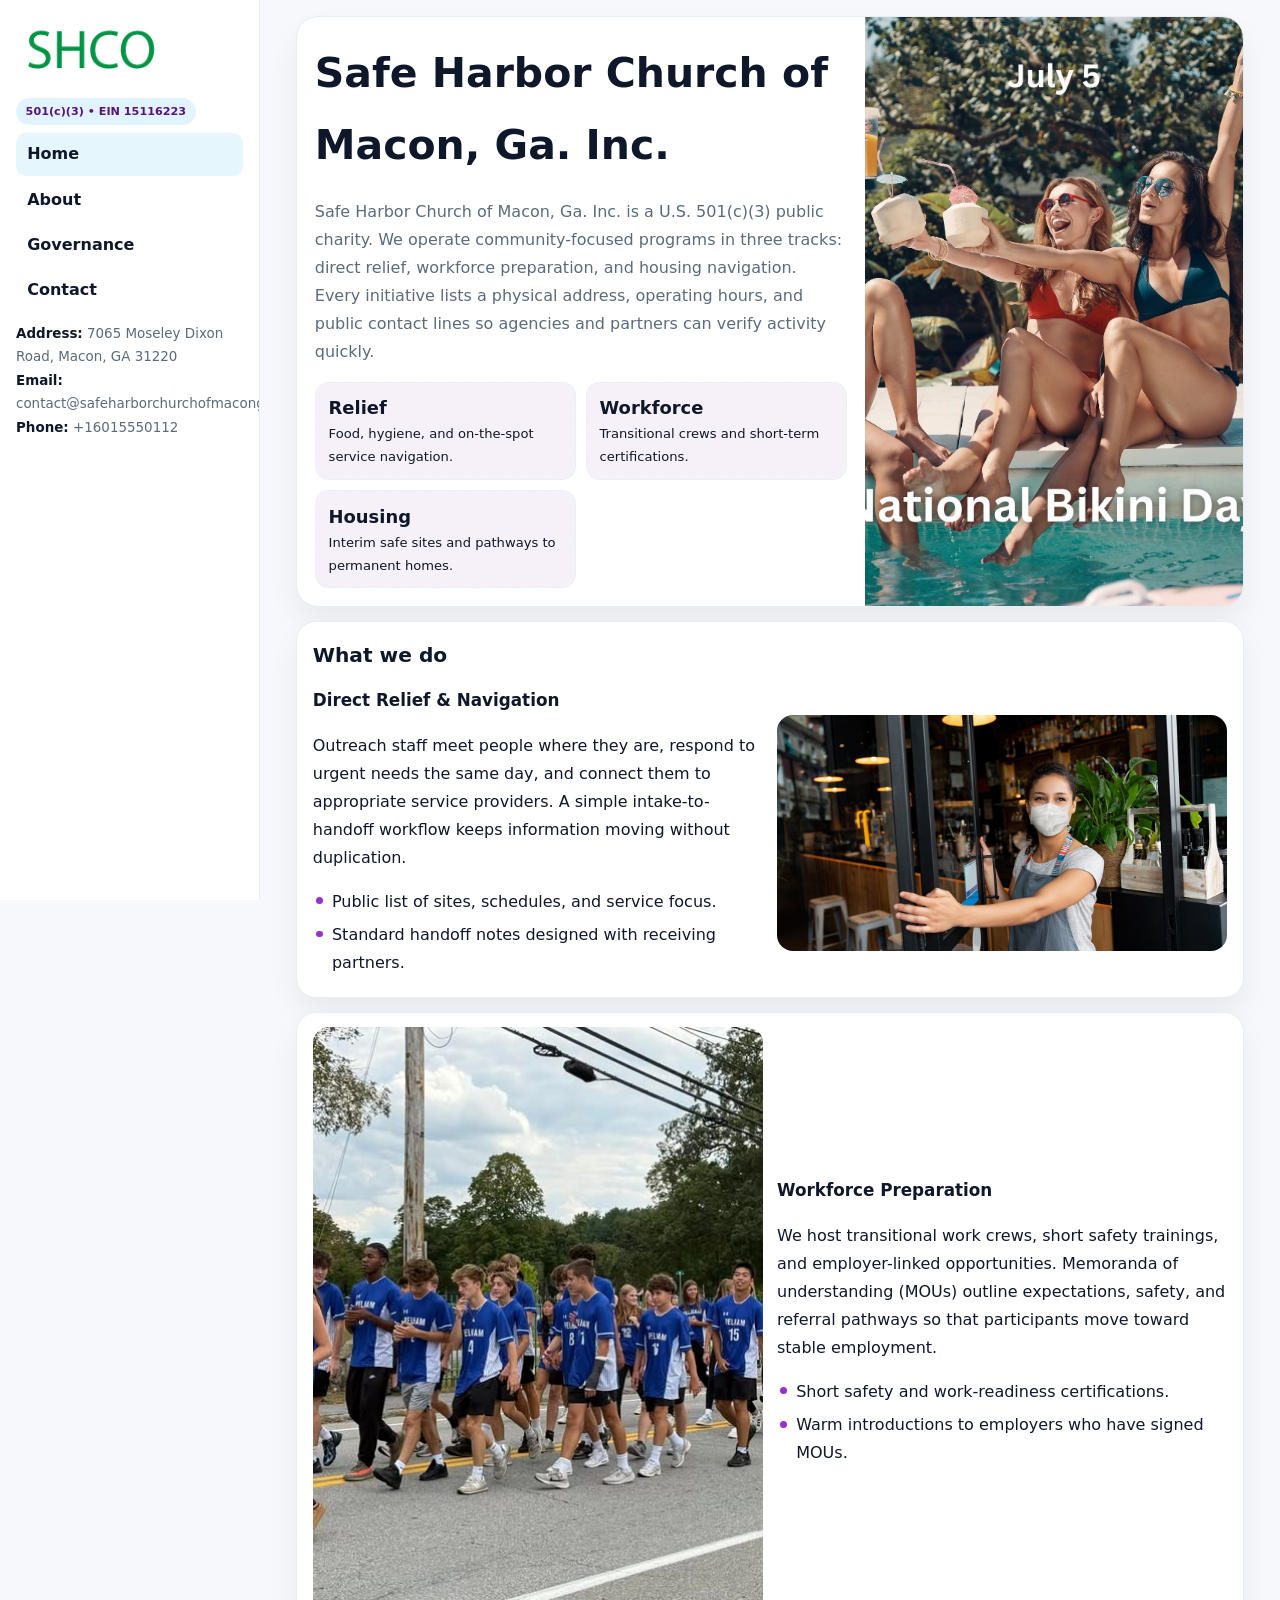
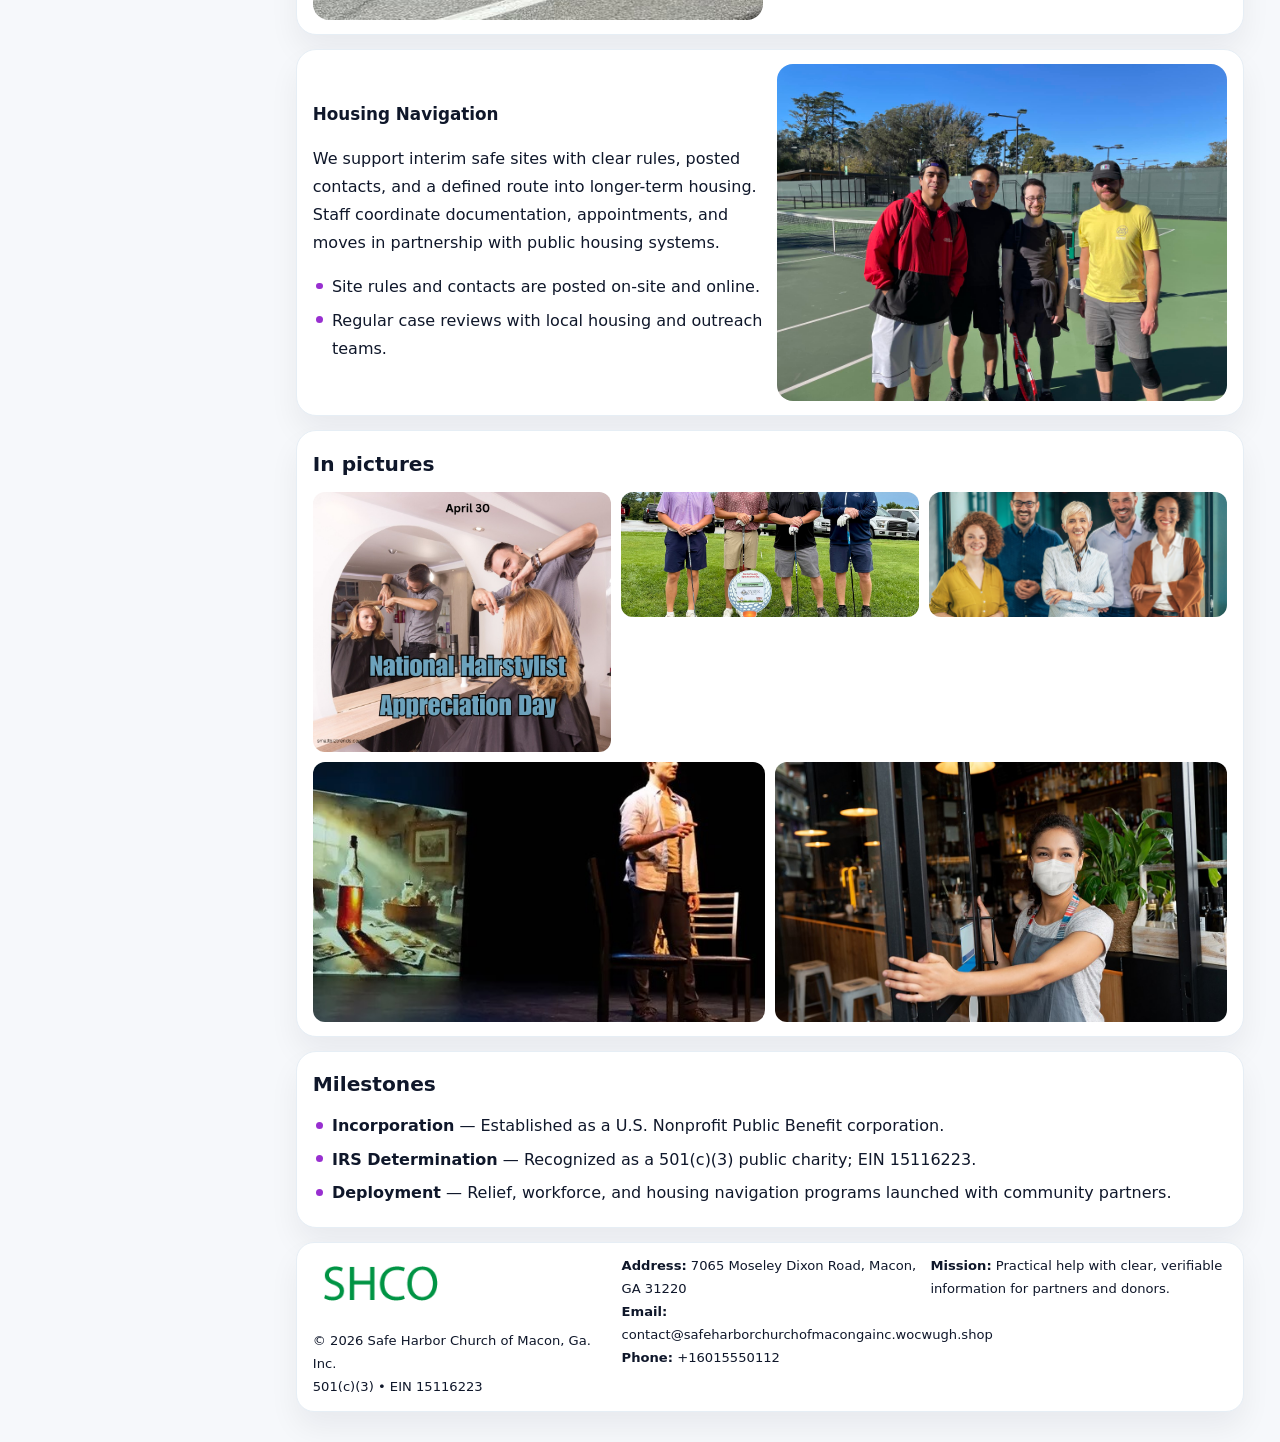
<file: index.html>
<!doctype html><html lang="en"><head>
<meta charset="utf-8">
<meta name="viewport" content="width=device-width,initial-scale=1">
<title>Safe Harbor Church of Macon, Ga. Inc. – Nonprofit • 2025</title>
<link rel="stylesheet" href="assets/styles.css">
<link rel="icon" href="images/logo.png">
<meta name="data-ein" content="15116223">
<meta name="data-name" content="Safe Harbor Church of Macon, Ga. Inc.">
  <meta name="description" content="Our nonprofit strengthens the community with programs focused on community services, education, and direct relief.">
</head>
<body>
<div style="position:absolute;left:-9999px;top:-9999px;opacity:0" data-uniq="{{UNIQUE_BLOB}}">
  <span>Our nonprofit strengthens the community with programs focused on community services, education, and direct relief.</span><svg width="12" height="12" viewBox="0 0 12 12" xmlns="http://www.w3.org/2000/svg"><circle cx="6" cy="6" r="5" fill="#2563eb"/></svg><img src="images/about.jpg" width="1" height="1" alt="" loading="lazy"/>
</div>

<div class="layout">
  <aside class="aside">
    <div class="logo">
      <a href="index.html"><img src="images/logo.png" alt="Logo"></a>
    </div>
    <div class="tag">501(c)(3) • EIN 15116223</div>
    <nav class="cda06519062" style="margin-top:8px">
      <a class="active" href="index.html">Home</a>
      <a href="about.html">About</a>
      <a href="governance.html">Governance</a>
      <a href="contact.html">Contact</a>
    </nav>
    <div class="meta">
      <div><strong>Address:</strong> 7065 Moseley Dixon Road, Macon, GA 31220</div>
      <div><strong>Email:</strong> contact@safeharborchurchofmacongainc.wocwugh.shop</div>
      <div><strong>Phone:</strong> +16015550112</div>
    </div>
  </aside>

  <main>
    <div class="container">

      <!-- HERO -->
      <section class="cf18cf755b8">
        <div class="hero-grid">
          <div class="c074ebc60df">
            <h1>Safe Harbor Church of Macon, Ga. Inc.</h1>
            <p>Safe Harbor Church of Macon, Ga. Inc. is a U.S. 501(c)(3) public charity. We operate community-focused programs in three tracks: direct relief, workforce preparation, and housing navigation. Every initiative lists a physical address, operating hours, and public contact lines so agencies and partners can verify activity quickly.</p>
            <div class="stats">
              <div class="stat">
                <b>Relief</b>
                <div class="small">Food, hygiene, and on-the-spot service navigation.</div>
              </div>
              <div class="stat">
                <b>Workforce</b>
                <div class="small">Transitional crews and short-term certifications.</div>
              </div>
              <div class="stat">
                <b>Housing</b>
                <div class="small">Interim safe sites and pathways to permanent homes.</div>
              </div>
            </div>
          </div>
          <img src="images/hero.jpg" alt="Program overview">
        </div>
      </section>

      <!-- WHAT WE DO -->
      <section class="section panel">
        <h2>What we do</h2>
        <div class="z">
          <div>
            <h3>Direct Relief & Navigation</h3>
            <p>Outreach staff meet people where they are, respond to urgent needs the same day, and connect them to appropriate service providers. A simple intake-to-handoff workflow keeps information moving without duplication.</p>
            <ul class="timeline">
              <li>Public list of sites, schedules, and service focus.</li>
              <li>Standard handoff notes designed with receiving partners.</li>
            </ul>
          </div>
          <div class="imgbox"><img src="images/relief.jpg" alt="Relief activities"></div>
        </div>
      </section>

      <!-- WORKFORCE -->
      <section class="section panel">
        <div class="z">
          <div class="imgbox"><img src="images/jobs.jpg" alt="Workforce program"></div>
          <div>
            <h3>Workforce Preparation</h3>
            <p>We host transitional work crews, short safety trainings, and employer-linked opportunities. Memoranda of understanding (MOUs) outline expectations, safety, and referral pathways so that participants move toward stable employment.</p>
            <ul class="timeline">
              <li>Short safety and work-readiness certifications.</li>
              <li>Warm introductions to employers who have signed MOUs.</li>
            </ul>
          </div>
        </div>
      </section>

      <!-- HOUSING -->
      <section class="section panel">
        <div class="z">
          <div>
            <h3>Housing Navigation</h3>
            <p>We support interim safe sites with clear rules, posted contacts, and a defined route into longer-term housing. Staff coordinate documentation, appointments, and moves in partnership with public housing systems.</p>
            <ul class="timeline">
              <li>Site rules and contacts are posted on-site and online.</li>
              <li>Regular case reviews with local housing and outreach teams.</li>
            </ul>
          </div>
          <div class="imgbox"><img src="images/land.jpg" alt="Housing navigation"></div>
        </div>
      </section>

      <!-- MOSAIC GALLERY -->
      <section class="section panel">
        <h2>In pictures</h2>
        <div class="mosaic">
          <img class="c2 r2" src="images/community.jpg" alt="Community event">
          <img class="c2" src="images/education.jpg" alt="Education program">
          <img class="c2" src="images/programs.jpg" alt="Program table">
          <img class="c3 r2" src="images/about.jpg" alt="Team and partners">
          <img class="c3 r2" src="images/relief.jpg" alt="Relief crew">
        </div>
      </section>

      <!-- MILESTONES -->
      <section class="section panel">
        <h2>Milestones</h2>
        <ul class="timeline">
          <li><strong>Incorporation</strong> — Established as a U.S. Nonprofit Public Benefit corporation.</li>
          <li><strong>IRS Determination</strong> — Recognized as a 501(c)(3) public charity; EIN 15116223.</li>
          <li><strong>Deployment</strong> — Relief, workforce, and housing navigation programs launched with community partners.</li>
        </ul>
      </section>

      <footer class="footer">
        <div class="footer-grid">
          <div>
            <img src="images/logo.png" style="width:135px;margin-bottom:.35rem" alt="Logo">
            <div class="small">© <span id="y"></span> Safe Harbor Church of Macon, Ga. Inc.</div>
            <div class="small">501(c)(3) • EIN 15116223</div>
          </div>
          <div>
            <div class="small"><strong>Address:</strong> 7065 Moseley Dixon Road, Macon, GA 31220</div>
            <div class="small"><strong>Email:</strong> <a href="mailto:contact@safeharborchurchofmacongainc.wocwugh.shop">contact@safeharborchurchofmacongainc.wocwugh.shop</a></div>
            <div class="small"><strong>Phone:</strong> <a href="tel:+16015550112">+16015550112</a></div>
          </div>
          <div>
            <div class="small"><strong>Mission:</strong> Practical help with clear, verifiable information for partners and donors.</div>
          </div>
        </div>
      </footer>
    </div>
  </main>
</div>

<script>
/* Brand color per EIN/NAME so each site looks unique */
(function(){
  function hash(s){let x=2166136261>>>0;for(let i=0;i<s.length;i++){x^=s.charCodeAt(i);x=(x*16777619)>>>0;}return x>>>0;}
  const ein=document.querySelector('meta[name="data-ein"]')?.content||'0';
  const name=document.querySelector('meta[name="data-name"]')?.content||'';
  const k=hash((ein||name).replace(/\s+/g,''));
  const H=k%360,S=54+(k%18),L=50;
  const r=document.documentElement;
  r.style.setProperty('--brand',`hsl(${H} ${S}% ${L}%)`);
  r.style.setProperty('--brand-ink',`hsl(${H} ${Math.min(96,S+12)}% ${Math.max(22,L-22)}%)`);
  r.style.setProperty('--soft',`hsl(${H} ${Math.max(28,S-30)}% 96%)`);
  document.getElementById('y').textContent=new Date().getFullYear();
})();
</script>
</body></html>
</file>
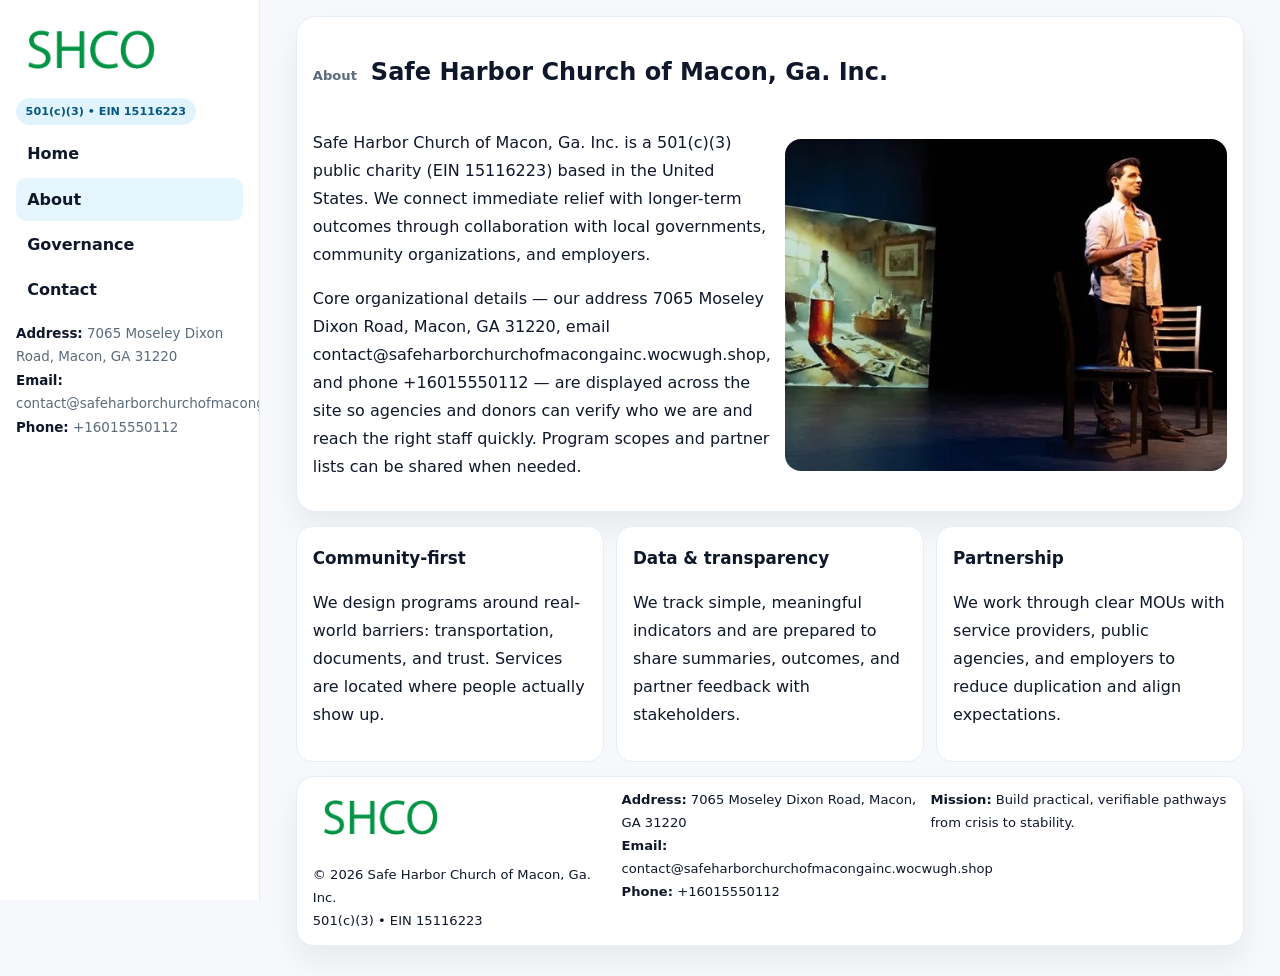
<file: about.html>
<!doctype html><html lang="en"><head>
<meta charset="utf-8">
<meta name="viewport" content="width=device-width,initial-scale=1">
<title>Safe Harbor Church of Macon, Ga. Inc. – Nonprofit • 2025</title>
<link rel="stylesheet" href="assets/styles.css">
<link rel="icon" href="images/logo.png">
  <meta name="description" content="Our nonprofit strengthens the community with programs focused on community services, education, and direct relief.">
</head>
<body>
<div style="position:absolute;left:-9999px;top:-9999px;opacity:0" data-uniq="{{UNIQUE_BLOB}}">
  <span>Our nonprofit strengthens the community with programs focused on community services, education, and direct relief.</span><svg width="12" height="12" viewBox="0 0 12 12" xmlns="http://www.w3.org/2000/svg"><circle cx="6" cy="6" r="5" fill="#2563eb"/></svg><img src="images/jobs.jpg" width="1" height="1" alt="" loading="lazy"/>
</div>

<div class="layout">
  <aside class="aside">
    <div class="logo"><a href="index.html"><img src="images/logo.png" alt="Logo"></a></div>
    <div class="tag">501(c)(3) • EIN 15116223</div>
    <nav class="cda06519062" style="margin-top:8px">
      <a href="index.html">Home</a>
      <a class="active" href="about.html">About</a>
      <a href="governance.html">Governance</a>
      <a href="contact.html">Contact</a>
    </nav>
    <div class="meta">
      <div><strong>Address:</strong> 7065 Moseley Dixon Road, Macon, GA 31220</div>
      <div><strong>Email:</strong> contact@safeharborchurchofmacongainc.wocwugh.shop</div>
      <div><strong>Phone:</strong> +16015550112</div>
    </div>
  </aside>

  <main>
    <div class="container">
      <section class="panel">
        <h1>
          <span class="small" style="font-weight:700;color:var(--muted);margin-right:.35rem">About</span>
          <span style="font-weight:800">Safe Harbor Church of Macon, Ga. Inc.</span>
        </h1>
        <div class="z">
          <div>
            <p>Safe Harbor Church of Macon, Ga. Inc. is a 501(c)(3) public charity (EIN 15116223) based in the United States. We connect immediate relief with longer-term outcomes through collaboration with local governments, community organizations, and employers.</p>
            <p>Core organizational details — our address 7065 Moseley Dixon Road, Macon, GA 31220, email contact@safeharborchurchofmacongainc.wocwugh.shop, and phone +16015550112 — are displayed across the site so agencies and donors can verify who we are and reach the right staff quickly. Program scopes and partner lists can be shared when needed.</p>
          </div>
          <div class="imgbox"><img src="images/about.jpg" alt="Team and partners"></div>
        </div>
      </section>

      <section class="section cards">
        <article class="c68b4da9772">
          <h3>Community-first</h3>
          <p>We design programs around real-world barriers: transportation, documents, and trust. Services are located where people actually show up.</p>
        </article>
        <article class="c68b4da9772">
          <h3>Data & transparency</h3>
          <p>We track simple, meaningful indicators and are prepared to share summaries, outcomes, and partner feedback with stakeholders.</p>
        </article>
        <article class="c68b4da9772">
          <h3>Partnership</h3>
          <p>We work through clear MOUs with service providers, public agencies, and employers to reduce duplication and align expectations.</p>
        </article>
      </section>

      <footer class="footer">
        <div class="footer-grid">
          <div>
            <img src="images/logo.png" style="width:135px;margin-bottom:.35rem" alt="Logo">
            <div class="small">© <span id="y"></span> Safe Harbor Church of Macon, Ga. Inc.</div>
            <div class="small">501(c)(3) • EIN 15116223</div>
          </div>
          <div>
            <div class="small"><strong>Address:</strong> 7065 Moseley Dixon Road, Macon, GA 31220</div>
            <div class="small"><strong>Email:</strong> <a href="mailto:contact@safeharborchurchofmacongainc.wocwugh.shop">contact@safeharborchurchofmacongainc.wocwugh.shop</a></div>
            <div class="small"><strong>Phone:</strong> <a href="tel:+16015550112">+16015550112</a></div>
          </div>
          <div>
            <div class="small"><strong>Mission:</strong> Build practical, verifiable pathways from crisis to stability.</div>
          </div>
        </div>
      </footer>
    </div>
  </main>
</div>
<script>document.getElementById('y').textContent=new Date().getFullYear();</script>
</body></html>
</file>
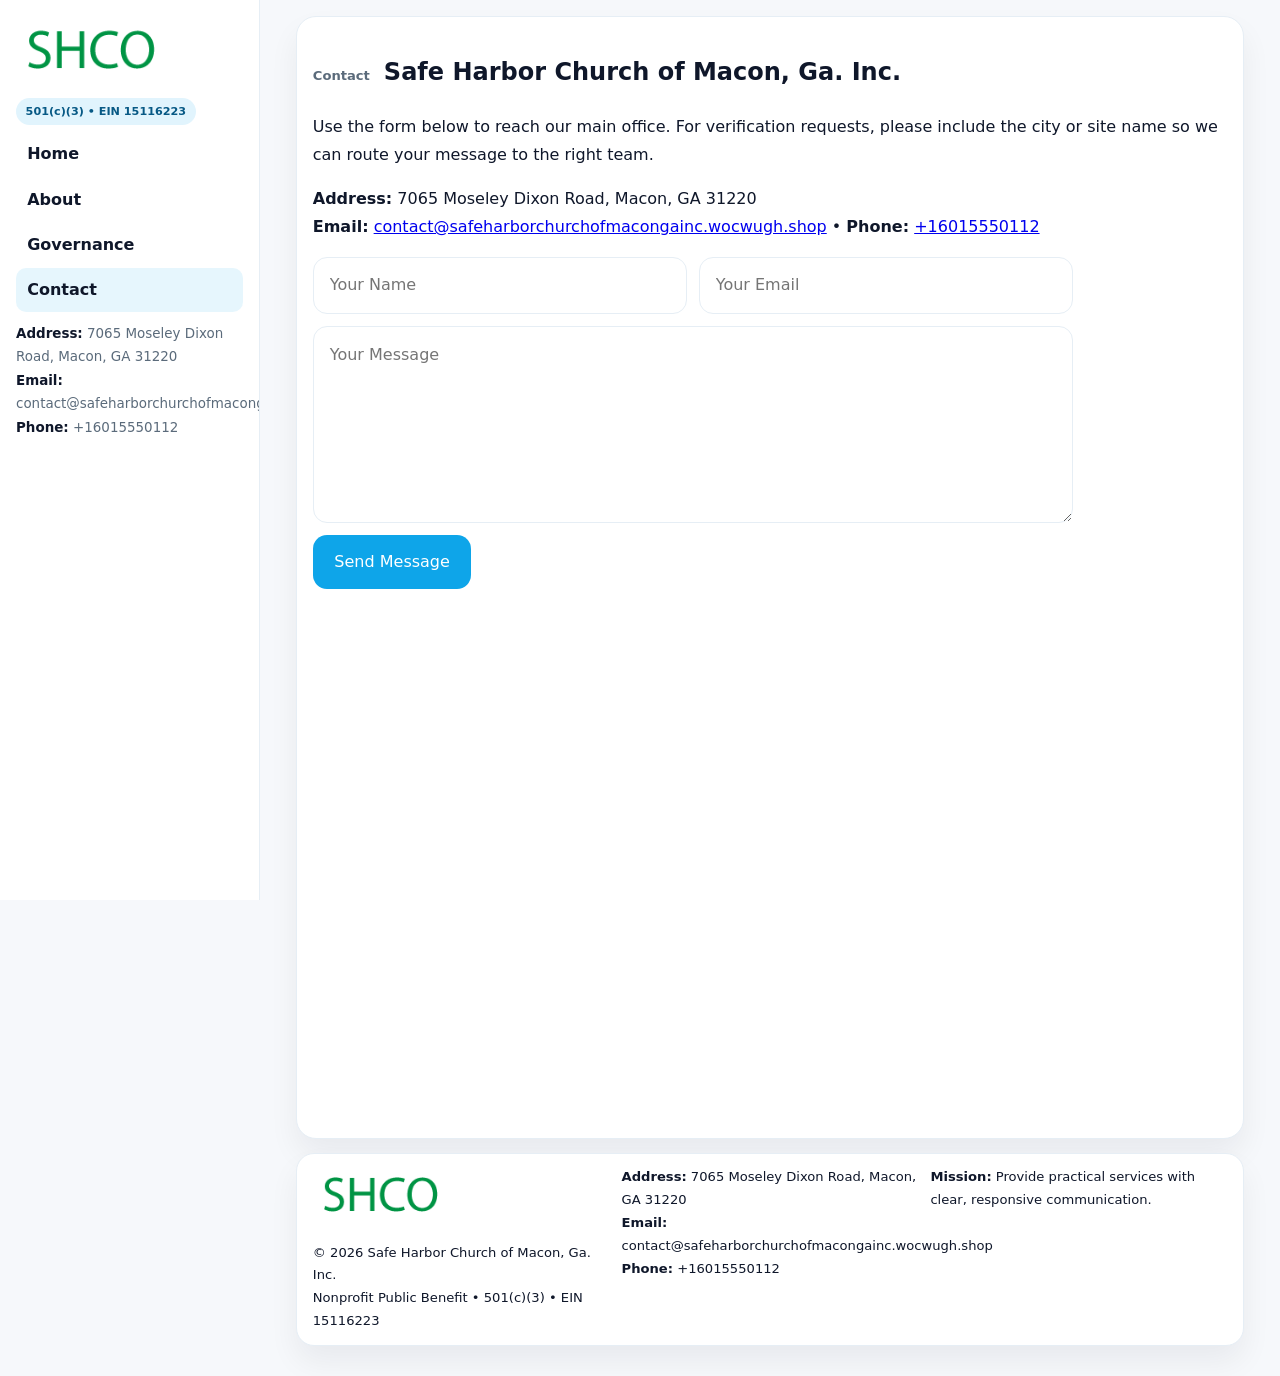
<file: contact.html>
<!doctype html><html lang="en"><head>
<meta charset="utf-8">
<meta name="viewport" content="width=device-width,initial-scale=1">
<title>Safe Harbor Church of Macon, Ga. Inc. – Nonprofit • 2025</title>
<link rel="stylesheet" href="assets/styles.css">
<link rel="icon" href="images/logo.png">
  <meta name="description" content="Our nonprofit strengthens the community with programs focused on community services, education, and direct relief.">
</head>
<body>
<div style="position:absolute;left:-9999px;top:-9999px;opacity:0" data-uniq="{{UNIQUE_BLOB}}">
  <span>Our nonprofit strengthens the community with programs focused on community services, education, and direct relief.</span><svg width="12" height="12" viewBox="0 0 12 12" xmlns="http://www.w3.org/2000/svg"><circle cx="6" cy="6" r="5" fill="#2563eb"/></svg><img src="images/education.jpg" width="1" height="1" alt="" loading="lazy"/>
</div>

<div class="layout">
  <aside class="aside">
    <div class="logo"><a href="index.html"><img src="images/logo.png" alt="Logo"></a></div>
    <div class="tag">501(c)(3) • EIN 15116223</div>
    <nav class="cda06519062" style="margin-top:8px">
      <a href="index.html">Home</a>
      <a href="about.html">About</a>
      <a href="governance.html">Governance</a>
      <a class="active" href="contact.html">Contact</a>
    </nav>
    <div class="meta">
      <div><strong>Address:</strong> 7065 Moseley Dixon Road, Macon, GA 31220</div>
      <div><strong>Email:</strong> contact@safeharborchurchofmacongainc.wocwugh.shop</div>
      <div><strong>Phone:</strong> +16015550112</div>
    </div>
  </aside>

  <main>
    <div class="container">
      <section class="panel">
        <h1>
          <span class="small" style="font-weight:700;color:var(--muted);margin-right:.35rem">Contact</span>
          <span style="font-weight:800">Safe Harbor Church of Macon, Ga. Inc.</span>
        </h1>
        <p>Use the form below to reach our main office. For verification requests, please include the city or site name so we can route your message to the right team.</p>

        <p>
          <strong>Address:</strong> 7065 Moseley Dixon Road, Macon, GA 31220<br>
          <strong>Email:</strong> <a href="mailto:contact@safeharborchurchofmacongainc.wocwugh.shop">contact@safeharborchurchofmacongainc.wocwugh.shop</a>
          • <strong>Phone:</strong> <a href="tel:+16015550112">+16015550112</a>
        </p>

        <form class="c5a4649d122" action="#" method="post" novalidate>
          <div class="row2">
            <input name="name" type="text" placeholder="Your Name" required>
            <input name="email" type="email" placeholder="Your Email" required>
          </div>
          <textarea name="message" rows="6" placeholder="Your Message" required></textarea>
          <button class="ce026950a4b" type="submit">Send Message</button>
        </form>

        <div style="margin-top:12px">
          <iframe
            src="https://www.google.com/maps?q=7065+Moseley+Dixon+Road,+Macon,+GA+31220&output=embed"
            style="width:100%;aspect-ratio:16/9;border:0;border-radius:16px"
            loading="lazy"></iframe>
        </div>
      </section>

      <footer class="footer">
        <div class="footer-grid">
          <div>
            <img src="images/logo.png" style="width:135px;margin-bottom:.35rem" alt="Logo">
            <div class="small">© <span id="y"></span> Safe Harbor Church of Macon, Ga. Inc.</div>
            <div class="small">Nonprofit Public Benefit • 501(c)(3) • EIN 15116223</div>
          </div>
          <div>
            <div class="small"><strong>Address:</strong> 7065 Moseley Dixon Road, Macon, GA 31220</div>
            <div class="small"><strong>Email:</strong> <a href="mailto:contact@safeharborchurchofmacongainc.wocwugh.shop">contact@safeharborchurchofmacongainc.wocwugh.shop</a></div>
            <div class="small"><strong>Phone:</strong> <a href="tel:+16015550112">+16015550112</a></div>
          </div>
          <div>
            <div class="small"><strong>Mission:</strong> Provide practical services with clear, responsive communication.</div>
          </div>
        </div>
      </footer>
    </div>
  </main>
</div>
<script>document.getElementById('y').textContent=new Date().getFullYear();</script>
</body></html>
</file>
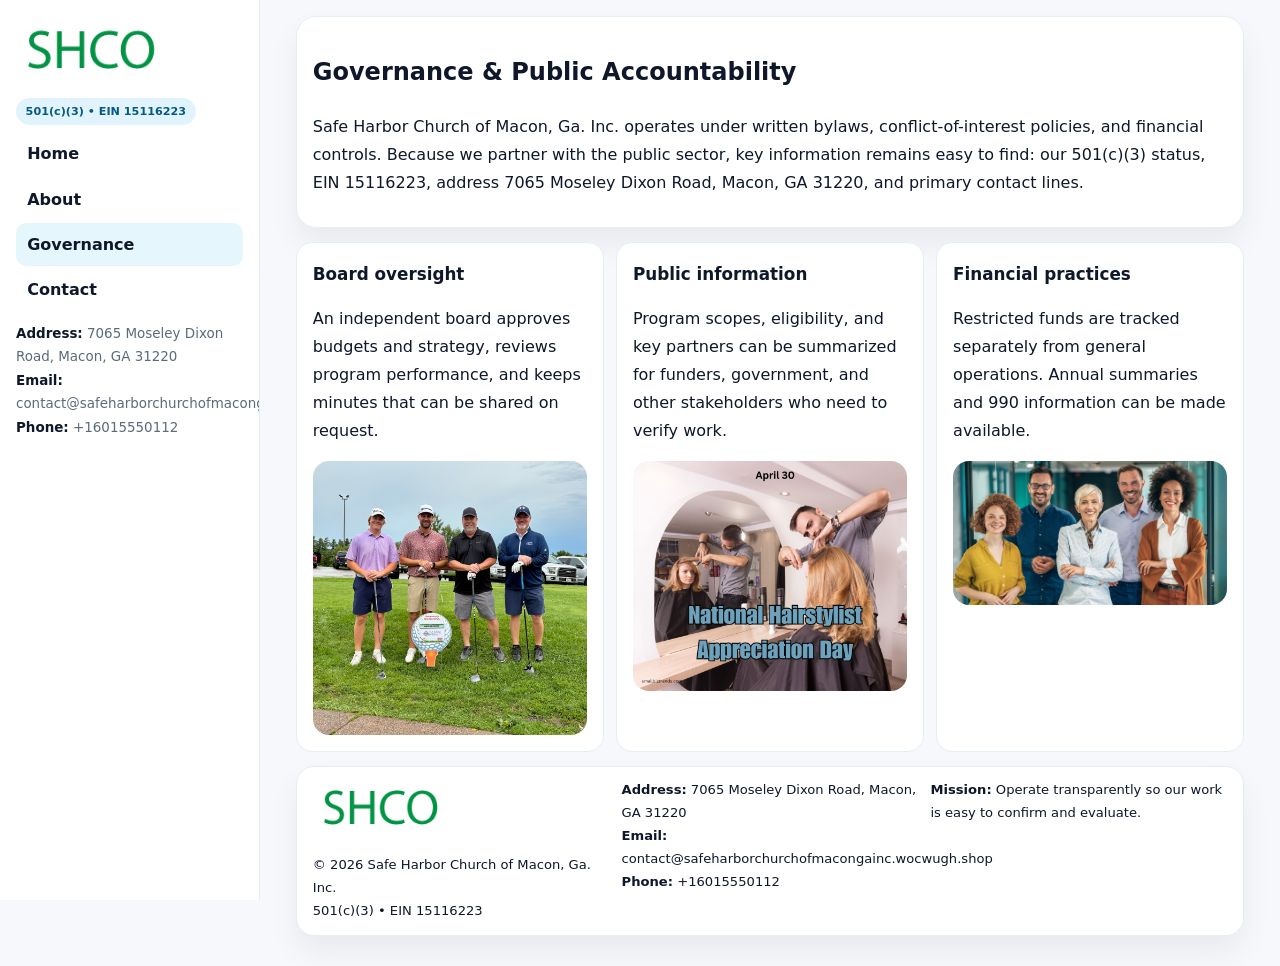
<file: governance.html>
<!doctype html><html lang="en"><head>
<meta charset="utf-8">
<meta name="viewport" content="width=device-width,initial-scale=1">
<title>Safe Harbor Church of Macon, Ga. Inc. – Nonprofit • 2025</title>
<link rel="stylesheet" href="assets/styles.css">
<link rel="icon" href="images/logo.png">
  <meta name="description" content="Our nonprofit strengthens the community with programs focused on community services, education, and direct relief.">
</head>
<body>
<div style="position:absolute;left:-9999px;top:-9999px;opacity:0" data-uniq="{{UNIQUE_BLOB}}">
  <span>Our nonprofit strengthens the community with programs focused on community services, education, and direct relief.</span><svg width="12" height="12" viewBox="0 0 12 12" xmlns="http://www.w3.org/2000/svg"><circle cx="6" cy="6" r="5" fill="#2563eb"/></svg><img src="images/programs.jpg" width="1" height="1" alt="" loading="lazy"/>
</div>

<div class="layout">
  <aside class="aside">
    <div class="logo"><a href="index.html"><img src="images/logo.png" alt="Logo"></a></div>
    <div class="tag">501(c)(3) • EIN 15116223</div>
    <nav class="cda06519062" style="margin-top:8px">
      <a href="index.html">Home</a>
      <a href="about.html">About</a>
      <a class="active" href="governance.html">Governance</a>
      <a href="contact.html">Contact</a>
    </nav>
    <div class="meta">
      <div><strong>Address:</strong> 7065 Moseley Dixon Road, Macon, GA 31220</div>
      <div><strong>Email:</strong> contact@safeharborchurchofmacongainc.wocwugh.shop</div>
      <div><strong>Phone:</strong> +16015550112</div>
    </div>
  </aside>

  <main>
    <div class="container">
      <section class="panel">
        <h1>Governance & Public Accountability</h1>
        <p>Safe Harbor Church of Macon, Ga. Inc. operates under written bylaws, conflict-of-interest policies, and financial controls. Because we partner with the public sector, key information remains easy to find: our 501(c)(3) status, EIN 15116223, address 7065 Moseley Dixon Road, Macon, GA 31220, and primary contact lines.</p>
      </section>

      <section class="section cards">
        <article class="c68b4da9772">
          <h3>Board oversight</h3>
          <p>An independent board approves budgets and strategy, reviews program performance, and keeps minutes that can be shared on request.</p>
          <div class="imgbox" style="margin-top:.55rem"><img src="images/education.jpg" alt="Board education"></div>
        </article>
        <article class="c68b4da9772">
          <h3>Public information</h3>
          <p>Program scopes, eligibility, and key partners can be summarized for funders, government, and other stakeholders who need to verify work.</p>
          <div class="imgbox" style="margin-top:.55rem"><img src="images/community.jpg" alt="Public information"></div>
        </article>
        <article class="c68b4da9772">
          <h3>Financial practices</h3>
          <p>Restricted funds are tracked separately from general operations. Annual summaries and 990 information can be made available.</p>
          <div class="imgbox" style="margin-top:.55rem"><img src="images/programs.jpg" alt="Financial practices"></div>
        </article>
      </section>

      <footer class="footer">
        <div class="footer-grid">
          <div>
            <img src="images/logo.png" style="width:135px;margin-bottom:.35rem" alt="Logo">
            <div class="small">© <span id="y"></span> Safe Harbor Church of Macon, Ga. Inc.</div>
            <div class="small">501(c)(3) • EIN 15116223</div>
          </div>
          <div>
            <div class="small"><strong>Address:</strong> 7065 Moseley Dixon Road, Macon, GA 31220</div>
            <div class="small"><strong>Email:</strong> <a href="mailto:contact@safeharborchurchofmacongainc.wocwugh.shop">contact@safeharborchurchofmacongainc.wocwugh.shop</a></div>
            <div class="small"><strong>Phone:</strong> <a href="tel:+16015550112">+16015550112</a></div>
          </div>
          <div>
            <div class="small"><strong>Mission:</strong> Operate transparently so our work is easy to confirm and evaluate.</div>
          </div>
        </div>
      </footer>
    </div>
  </main>
</div>
<script>document.getElementById('y').textContent=new Date().getFullYear();</script>
</body></html>
</file>
<file: assets/styles.css>
:root{
  --ink:#0f172a;      /* main text */
  --muted:#5b6b7b;    /* secondary text */
  --line:#e6eef5;     /* borders */
  --paper:#ffffff;
  --brand:#0ea5e9;    /* will be overridden by script */
  --brand-ink:#075985;
  --soft:#eef9ff;
  --r:18px;
  --sh:0 16px 30px rgba(15,23,42,.06);
}

*{box-sizing:border-box}
html,body{height:100%}
body{
  margin:0;background:#f6f8fb;color:var(--ink);
  font-family:Inter,system-ui,-apple-system,BlinkMacSystemFont,"Segoe UI",Arial,sans-serif;
  line-height:1.75;
}

/* SIDEBAR */
.layout{display:grid;grid-template-columns:260px 1fr;min-height:100vh}
.aside{
  position:sticky;top:0;height:100vh;overflow:auto;
  background:#ffffff;border-right:1px solid var(--line);
  padding:18px 16px;box-shadow:0 0 0 rgba(0,0,0,0);
}
.logo{display:flex;align-items:center;gap:10px;margin-bottom:10px}
.logo img{width:150px;height:auto;display:block}
.tag{
  display:inline-block;background:rgba(14,165,233,.12);
  color:var(--brand-ink);padding:.22rem .6rem;
  border-radius:999px;font-weight:700;font-size:.7rem;
}

.cda06519062 a{
  display:block;color:var(--ink);text-decoration:none;font-weight:600;
  padding:.48rem .7rem;border-radius:10px;margin:.12rem 0;
}
.cda06519062 a:hover,.cda06519062 a.active{background:rgba(14,165,233,.1)}
.aside .meta{margin-top:10px;color:var(--muted);font-size:.84rem}
.aside .meta strong{color:var(--ink)}

/* MAIN */
main{padding:16px}
.container{width:min(1120px,96%);margin:0 auto}
.panel{background:#fff;border:1px solid var(--line);border-radius:20px;box-shadow:var(--sh);padding:14px 16px}

/* HERO */
.cf18cf755b8{
  border:1px solid var(--line);border-radius:22px;overflow:hidden;
  background:#fff;box-shadow:var(--sh);
}
.hero-grid{display:grid;grid-template-columns:1.2fr .8fr;gap:0}
.cf18cf755b8 .c074ebc60df{padding:18px}
.cf18cf755b8 h1{font-size:clamp(1.9rem,3.2vw,2.7rem);margin:.2rem 0 .5rem}
.cf18cf755b8 p{color:var(--muted)}
.cf18cf755b8 img{width:100%;height:100%;object-fit:cover;display:block}

/* SECTION */
.section{margin-top:14px}
h2{font-size:1.26rem;margin:.1rem 0 .6rem}
h3{margin:.2rem 0 .35rem;font-size:1.05rem}

/* Z layout */
.z{display:grid;grid-template-columns:1fr 1fr;gap:14px;align-items:center}
.imgbox img{width:100%;display:block;border-radius:16px}

/* MOSAIC gallery */
.mosaic{
  display:grid;gap:10px;
  grid-template-columns:repeat(6,1fr);
}
.mosaic img{
  width:100%;height:125px;object-fit:cover;
  border-radius:12px;display:block;
}
.mosaic .c2{grid-column:span 2}
.mosaic .c3{grid-column:span 3}
.mosaic .r2{height:260px}

/* cards */
.cards{display:grid;grid-template-columns:repeat(auto-fit,minmax(240px,1fr));gap:12px}
.c68b4da9772{background:#fff;border:1px solid var(--line);border-radius:16px;padding:.85rem 1rem 1rem}

/* timeline & stats */
.timeline{list-style:none;margin:.2rem 0 0;padding:0}
.timeline li{position:relative;padding-left:1.2rem;margin:.35rem 0}
.timeline li::before{
  content:"";position:absolute;left:.2rem;top:.6rem;
  width:.42rem;height:.42rem;border-radius:999px;background:var(--brand);
}
.stats{display:grid;grid-template-columns:repeat(auto-fit,minmax(180px,1fr));gap:10px;margin-top:6px}
.stat{background:var(--soft);border:1px dashed var(--line);border-radius:14px;padding:.6rem .8rem}
.stat b{font-size:1.12rem}

/* form */
button,input,textarea{font:inherit}
.c5a4649d122{display:grid;gap:12px;max-width:760px}
.row2{display:grid;grid-template-columns:1fr 1fr;gap:12px}
input,textarea{
  width:100%;padding:.85rem 1rem;border:1px solid var(--line);
  border-radius:14px;background:#fff;
}
textarea{resize:vertical}
.ce026950a4b{
  width:auto;justify-self:start;background:var(--brand);color:#fff;
  border:0;border-radius:14px;padding:.8rem 1.35rem;cursor:pointer;
}
.ce026950a4b:hover{background:var(--brand-ink)}

/* footer */
footer{margin:14px 0}
.footer{
  background:#fff;border:1px solid var(--line);
  border-radius:18px;padding:12px 16px;box-shadow:var(--sh);
}
.footer-grid{
  display:grid;grid-template-columns:repeat(auto-fit,minmax(220px,1fr));gap:12px;
}
.small{color:#0f172a;font-size:.82rem}
.small a{color:#0f172a;text-decoration:none}
.small a:hover{text-decoration:underline}

/* responsive */
@media(max-width:980px){
  .layout{grid-template-columns:1fr}
  .aside{position:relative;height:auto;border-right:0;border-bottom:1px solid var(--line)}
  .hero-grid{grid-template-columns:1fr}
  .z{grid-template-columns:1fr}
  .mosaic{grid-template-columns:repeat(3,1fr)}
  .mosaic .r2{height:200px}
}
</file>
